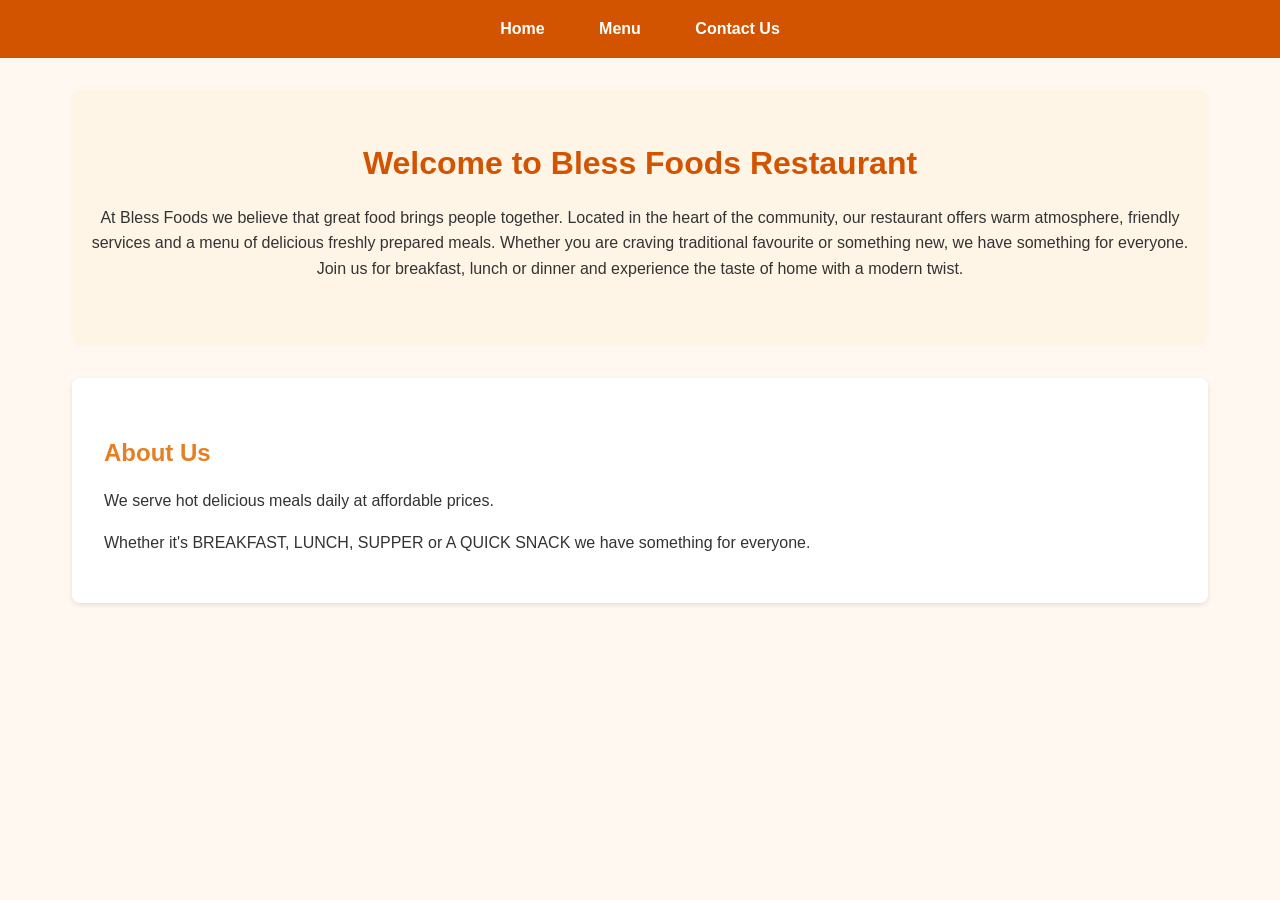
<file: index.html>
<!DOCTYPE html>
<html lang="en">
<head>
    <meta charset="UTF-8">
    <meta name="viewport" content="width=device-width, initial-scale=1.0">
    <title>BLESS FOODS - Home</title>
    <style>
        * {
            margin: 0;
            padding: 0;
            box-sizing: border-box;
        }
        body {
            font-family: Arial, sans-serif;
            line-height: 1.6;
            color: #333;
            background-color: #fff8f1;
        }
        .navbar {
            background-color: #d35400;
            padding: 1rem;
            text-align: center;
        }
        .navbar a {
            color: white;
            text-decoration: none;
            margin: 0 15px;
            font-weight: bold;
            padding: 5px 10px;
            border-radius: 4px;
            transition: background-color 0.3s;
        }
        .navbar a:hover {
            background-color: #a84300;
        }
        .container {
            max-width: 1200px;
            margin: 0 auto;
            padding: 2rem;
        }
        h1 {
            color: #d35400;
            margin-bottom: 1rem;
        }
        h2 {
            color: #e67e22;
            margin: 1.5rem 0 1rem;
        }
        p {
            margin-bottom: 1rem;
        }
        .hero {
            text-align: center;
            padding: 3rem 1rem;
            background-color: #fef5e7;
            border-radius: 8px;
            margin-bottom: 2rem;
        }
        .about-section {
            background-color: white;
            padding: 2rem;
            border-radius: 8px;
            box-shadow: 0 2px 5px rgba(0,0,0,0.1);
        }
    </style>
</head>
<body>
    <div class="navbar">
        <a href="index.html">Home</a>
        <a href="menu.html">Menu</a>
        <a href="contact.html">Contact Us</a>
    </div>
    
    <div class="container">
        <div class="hero">
            <h1>Welcome to Bless Foods Restaurant</h1>
            <p>At Bless Foods we believe that great food brings people together. Located in the heart of the community, our restaurant offers warm atmosphere, friendly services and a menu of delicious freshly prepared meals. Whether you are craving traditional favourite or something new, we have something for everyone. Join us for breakfast, lunch or dinner and experience the taste of home with a modern twist.</p>
        </div>
        
        <div class="about-section">
            <h2>About Us</h2>
            <p>We serve hot delicious meals daily at affordable prices.</p>
            <p>Whether it's BREAKFAST, LUNCH, SUPPER or A QUICK SNACK we have something for everyone.</p>
        </div>
    </div>
</body>
</html>
</file>
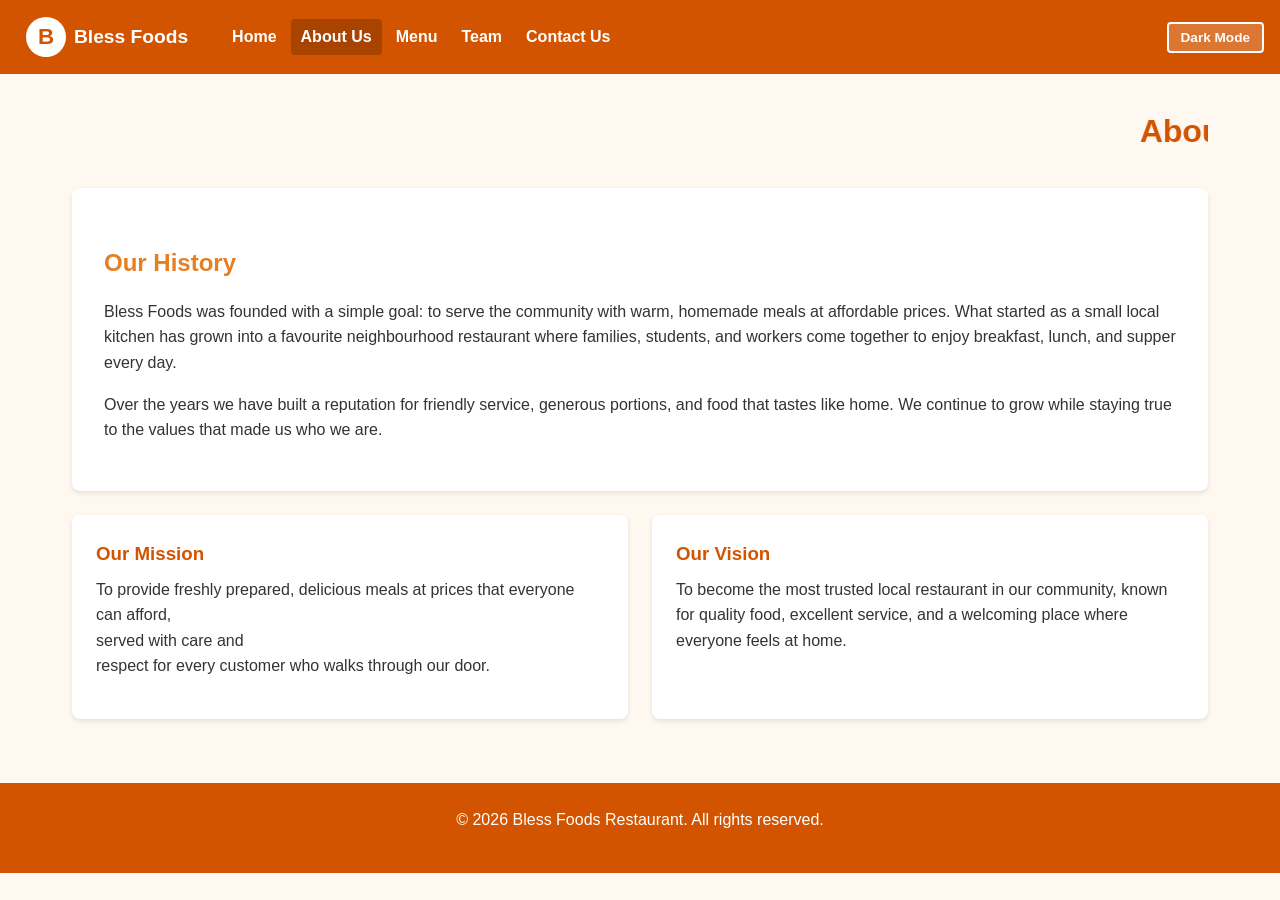
<file: about.html>
<!DOCTYPE html>
<html lang="en">
<head>
    <meta charset="UTF-8">
    <meta name="viewport" content="width=device-width, initial-scale=1.0">
    <title>BLESS FOODS -About Us</title>
    <link rel="stylesheet" href="styles.css">
</head>
<body>
    <nav class="navbar">
        <a href="index.html" class="logo">
            <span class="logo-icon">B</span>
            Bless Foods
        </a>
        <div class="nav-links">
            <a href="index.html">Home</a>
            <a href="about.html">About Us</a>
            <a href="menu.html">Menu</a>
            <a href="team.html">Team</a>
            <a href="contact.html">Contact Us</a>
        </div>
        <div class="nav-controls">
            <button type="button" id="darkModeToggle" class="btn-toggle" aria-label="Toggle dark mode">Dark Mode</button>
        </div>
    </nav>
    <div class="container">
        <h1 class="text-center fade-in"><marquee>About Bless Foods</marquee></h1>

        <div class="card fade-in">
            <h2><b >Our History</b></h2>
            <p>Bless Foods was founded with a simple goal: to serve the community with warm, homemade meals at affordable prices. What started as a small local kitchen has grown into a favourite neighbourhood restaurant where families, students, and workers come together to enjoy breakfast, lunch, and supper every day.</p>
            <p>Over the years we have built a reputation for friendly service, generous portions, and food that tastes like home. We continue to grow while staying true to the values that made us who we are.</p>
        </div>

        <div class="mission-grid">
            <div class="fade-in">
                <h3><b>Our Mission</b></h3>
                <p>To provide freshly prepared, delicious meals at prices that everyone can afford,<br> served with care and <br>respect for every customer who walks through our door.</p>
            </div>
            <div class="fade-in">
                <h3>Our Vision</h3>
                <p>To become the most trusted local restaurant in our community, known for quality food, excellent service, and a welcoming place where everyone feels at home.</p>
            </div>
        </div>
    </div>
    <footer>
        <p>&copy; 2026 Bless Foods Restaurant. All rights reserved.</p>
    </footer> <script src="main.js"></script>
</body>
</html>
</file>
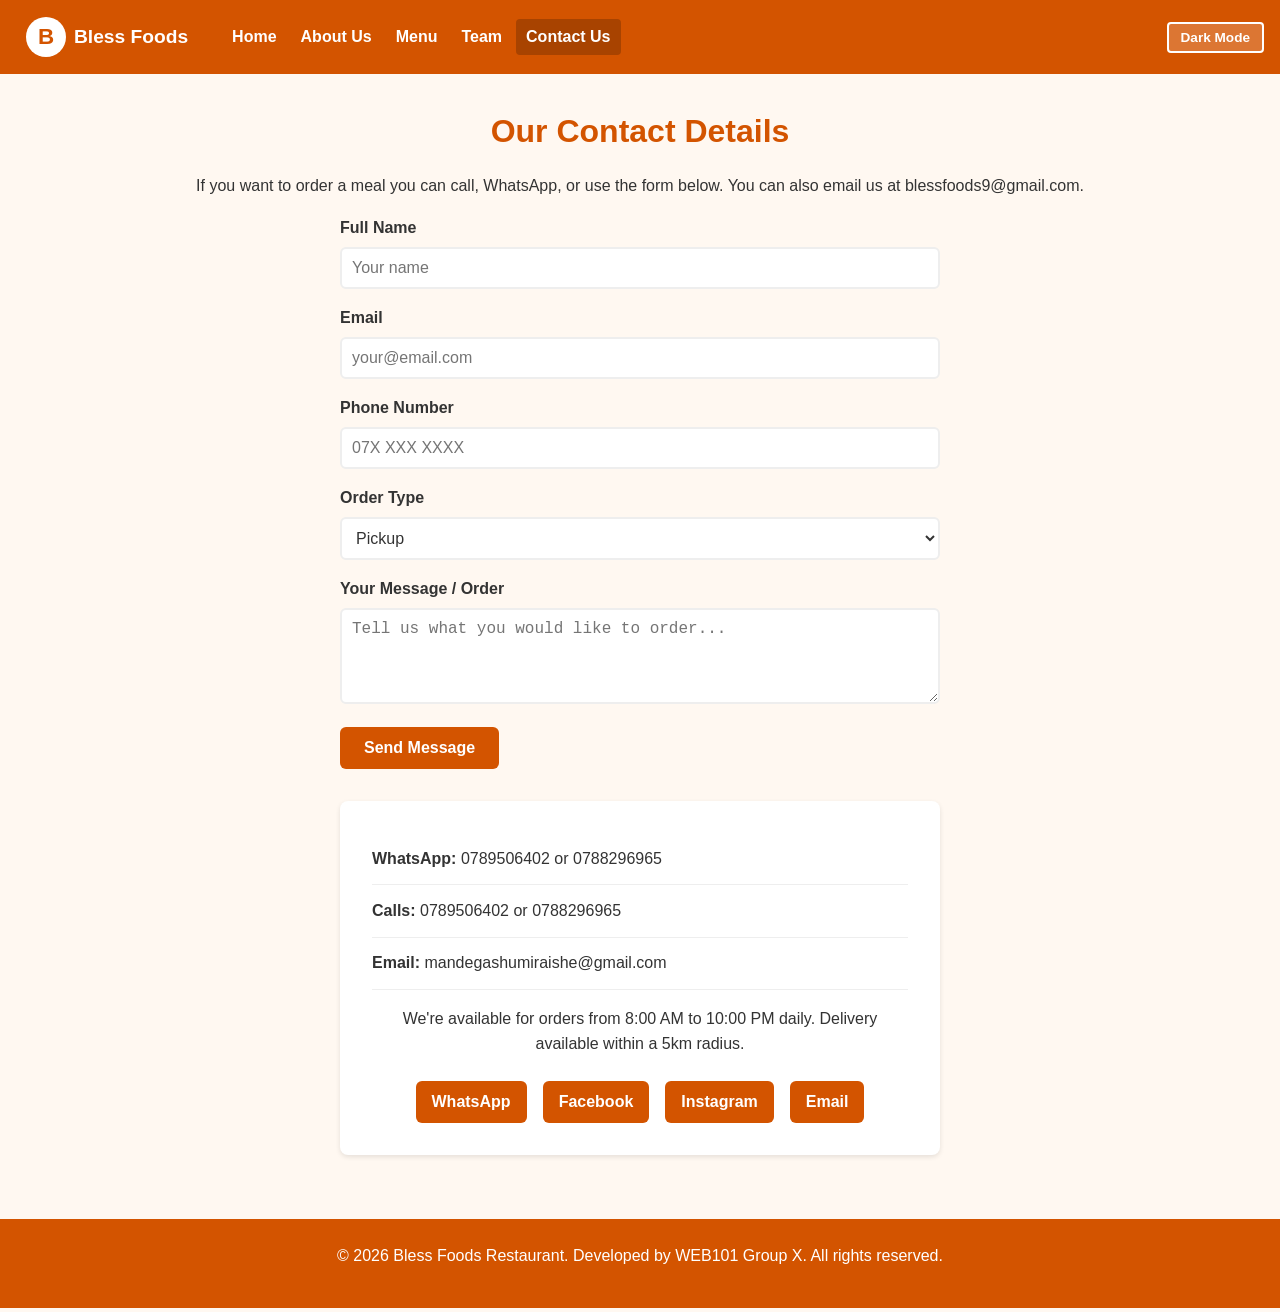
<file: contact.html>
<!DOCTYPE html>
<html lang="en">
<head>
    <meta charset="UTF-8">
    <meta name="viewport" content="width=device-width, initial-scale=1.0">
    <title>BLESS FOODS - Contact Us</title>
    <link rel="stylesheet" href="styles.css">
</head>
<body>
    <nav class="navbar">
        <a href="index.html" class="logo">
            <span class="logo-icon">B</span>
            Bless Foods
        </a>
        <div class="nav-links">
            <a href="index.html">Home</a>
            <a href="about.html">About Us</a>
            <a href="menu.html">Menu</a>
            <a href="team.html">Team</a>
            <a href="contact.html">Contact Us</a>
        </div>
        <div class="nav-controls">
            <button type="button" id="darkModeToggle" class="btn-toggle" aria-label="Toggle dark mode">Dark Mode</button>
        </div>
    </nav>

    <div class="container">
        <h1 class="text-center fade-in">Our Contact Details</h1>
        <p class="text-center fade-in">If you want to order a meal you can call, WhatsApp, or use the form below. You can also email us at blessfoods9@gmail.com.</p>

        <form id="contactForm" class="contact-form fade-in" novalidate>
            <div class="form-group">
                <label for="name">Full Name</label>
                <input type="text" id="name" name="name" placeholder="Your name">
                <span class="error-msg"></span>
            </div>
            <div class="form-group">
                <label for="email">Email</label>
                <input type="email" id="email" name="email" placeholder="your@email.com">
                <span class="error-msg"></span>
            </div>
            <div class="form-group">
                <label for="phone">Phone Number</label>
                <input type="tel" id="phone" name="phone" placeholder="07X XXX XXXX">
                <span class="error-msg"></span>
            </div>
            <div class="form-group">
                <label for="orderType">Order Type</label>
                <select id="orderType" name="orderType">
                    <option value="pickup">Pickup</option>
                    <option value="delivery">Delivery</option>
                </select>
            </div>
            <div class="form-group">
                <label for="message">Your Message / Order</label>
                <textarea id="message" name="message" rows="4" placeholder="Tell us what you would like to order..."></textarea>
                <span class="error-msg"></span>
            </div>
            <button type="submit" class="btn-submit">Send Message</button>
            <p id="formSuccess" class="form-success">Thank you! Your message has been received. We will contact you shortly.</p>
        </form>

        <div class="contact-info fade-in">
            <ul class="contact-list">
                <li><strong>WhatsApp:</strong> 0789506402 or 0788296965</li>
                <li><strong>Calls:</strong> 0789506402 or 0788296965</li>
                <li><strong>Email:</strong> mandegashumiraishe@gmail.com</li>
            </ul>
            <p class="text-center" style="margin-top:1rem;">We're available for orders from 8:00 AM to 10:00 PM daily. Delivery available within a 5km radius.</p>
            <div class="social-links">
                <a href="https://wa.me/263712909312" target="_blank" rel="noopener">WhatsApp</a>
                <a href="https://www.facebook.com/" target="_blank" rel="noopener">Facebook</a>
                <a href="https://www.instagram.com/" target="_blank" rel="noopener">Instagram</a>
                <a href="mailto:blessfoods9@gmail.com">Email</a>
            </div>
        </div>
    </div>

    <footer>
        <p>&copy; 2026 Bless Foods Restaurant. Developed by WEB101 Group X. All rights reserved.</p>
    </footer>
<script src="contact.js"></script>
    <script src="main.js"></script>
    
</body>
</html>
</file>
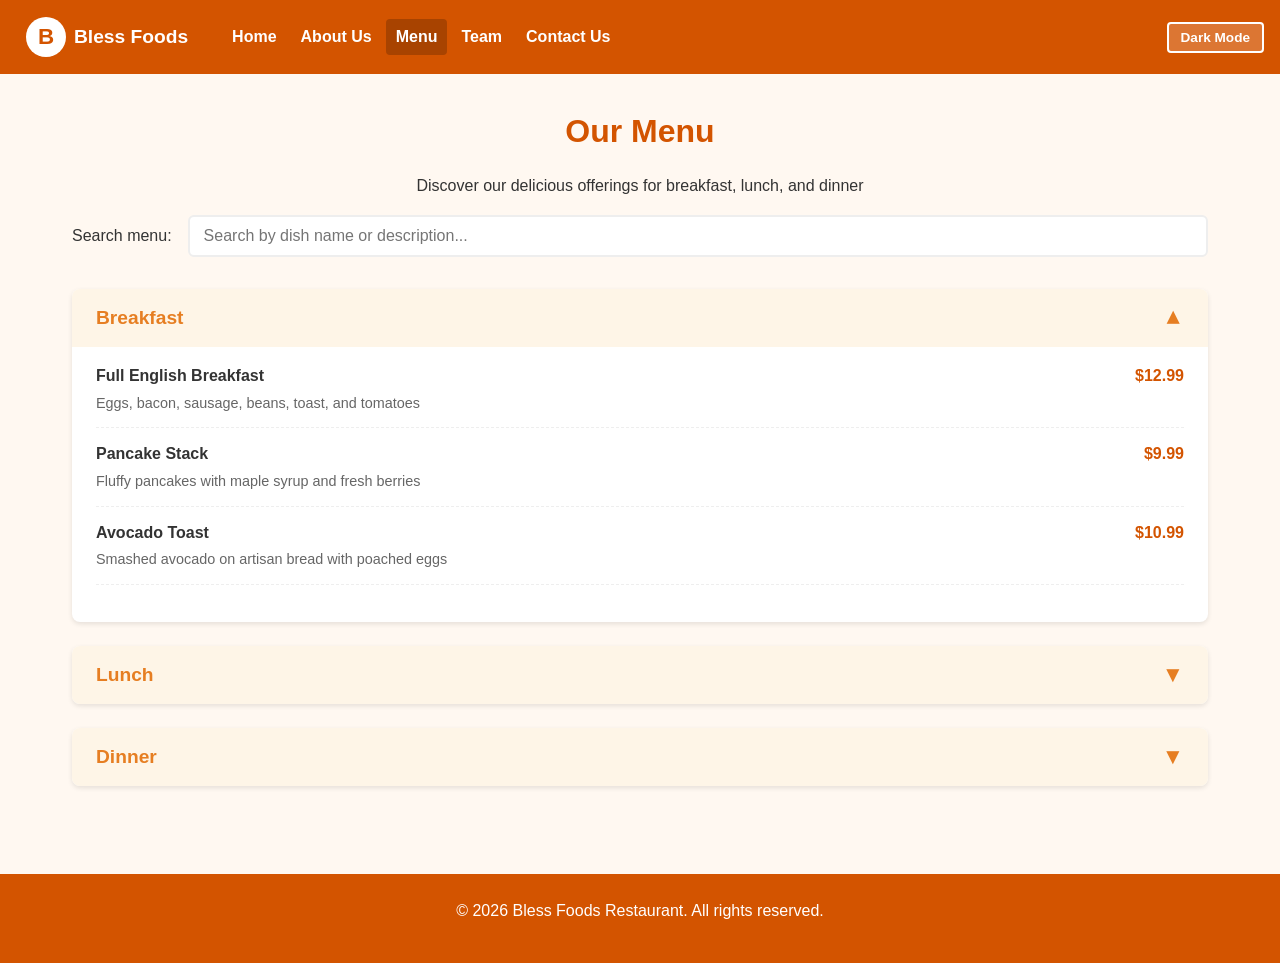
<file: menu.html>
<!DOCTYPE html>
<html lang="en">
<head>
    <meta charset="UTF-8">
    <meta name="viewport" content="width=device-width, initial-scale=1.0">
    <title>BLESS FOODS - Menu</title>
    <link rel="stylesheet" href="styles.css">
</head>
<body>
    <nav class="navbar">
        <a href="index.html" class="logo">
            <span class="logo-icon">B</span>
            Bless Foods
        </a>
        <div class="nav-links">
            <a href="index.html">Home</a>
            <a href="about.html">About Us</a>
            <a href="menu.html">Menu</a>
            <a href="team.html">Team</a>
            <a href="contact.html">Contact Us</a>
        </div>
        <div class="nav-controls">
            <button type="button" id="darkModeToggle" class="btn-toggle" aria-label="Toggle dark mode">Dark Mode</button>
        </div>
    </nav>

    <div class="container">
        <h1 class="text-center fade-in">Our Menu</h1>
        <p class="text-center fade-in">Discover our delicious offerings for breakfast, lunch, and dinner</p>

        <div class="menu-toolbar fade-in">
            <label for="menuSearch">Search menu:</label>
            <input type="search" id="menuSearch" placeholder="Search by dish name or description...">
        </div>

        <p id="noResults" class="no-results">No menu items match your search. Try a different keyword.</p>

        <div class="menu-category fade-in">
            <button type="button" class="accordion-header">
                Breakfast
                <span class="accordion-icon">&#9660;</span>
            </button>
            <div class="accordion-content">
                <div class="menu-item">
                    <div>
                        <div class="item-name">Full English Breakfast</div>
                        <div class="item-description">Eggs, bacon, sausage, beans, toast, and tomatoes</div>
                    </div>
                    <div class="item-price">$12.99</div>
                </div>
                <div class="menu-item">
                    <div>
                        <div class="item-name">Pancake Stack</div>
                        <div class="item-description">Fluffy pancakes with maple syrup and fresh berries</div>
                    </div>
                    <div class="item-price">$9.99</div>
                </div>
                <div class="menu-item">
                    <div>
                        <div class="item-name">Avocado Toast</div>
                        <div class="item-description">Smashed avocado on artisan bread with poached eggs</div>
                    </div>
                    <div class="item-price">$10.99</div>
                </div>
            </div>
        </div>

        <div class="menu-category fade-in">
            <button type="button" class="accordion-header">
                Lunch
                <span class="accordion-icon">&#9660;</span>
            </button>
            <div class="accordion-content">
                <div class="menu-item">
                    <div>
                        <div class="item-name">Grilled Chicken Salad</div>
                        <div class="item-description">Fresh greens with grilled chicken, cherry tomatoes, and balsamic dressing</div>
                    </div>
                    <div class="item-price">$14.99</div>
                </div>
                <div class="menu-item">
                    <div>
                        <div class="item-name">Beef Burger</div>
                        <div class="item-description">Juicy beef patty with cheese, lettuce, and special sauce</div>
                    </div>
                    <div class="item-price">$13.99</div>
                </div>
                <div class="menu-item">
                    <div>
                        <div class="item-name">Vegetable Wrap</div>
                        <div class="item-description">Fresh vegetables and hummus in a whole wheat wrap</div>
                    </div>
                    <div class="item-price">$10.99</div>
                </div>
            </div>
        </div>

        <div class="menu-category fade-in">
            <button type="button" class="accordion-header">
                Dinner
                <span class="accordion-icon">&#9660;</span>
            </button>
            <div class="accordion-content">
                <div class="menu-item">
                    <div>
                        <div class="item-name">Grilled Salmon</div>
                        <div class="item-description">Fresh salmon fillet with lemon butter sauce and seasonal vegetables</div>
                    </div>
                    <div class="item-price">$18.99</div>
                </div>
                <div class="menu-item">
                    <div>
                        <div class="item-name">Spaghetti Bolognese</div>
                        <div class="item-description">Classic pasta with rich meat sauce and parmesan cheese</div>
                    </div>
                    <div class="item-price">$15.99</div>
                </div>
                <div class="menu-item">
                    <div>
                        <div class="item-name">Vegetable Curry</div>
                        <div class="item-description">Mixed vegetables in a fragrant coconut curry sauce with rice</div>
                    </div>
                    <div class="item-price">$14.99</div>
                </div>
            </div>
        </div>
    </div>

    <footer>
        <p>&copy; 2026 Bless Foods Restaurant. All rights reserved.</p>
    </footer>

    <script src="main.js"></script>
    <script src="menu.js"></script>
</body>
</html>
</file>
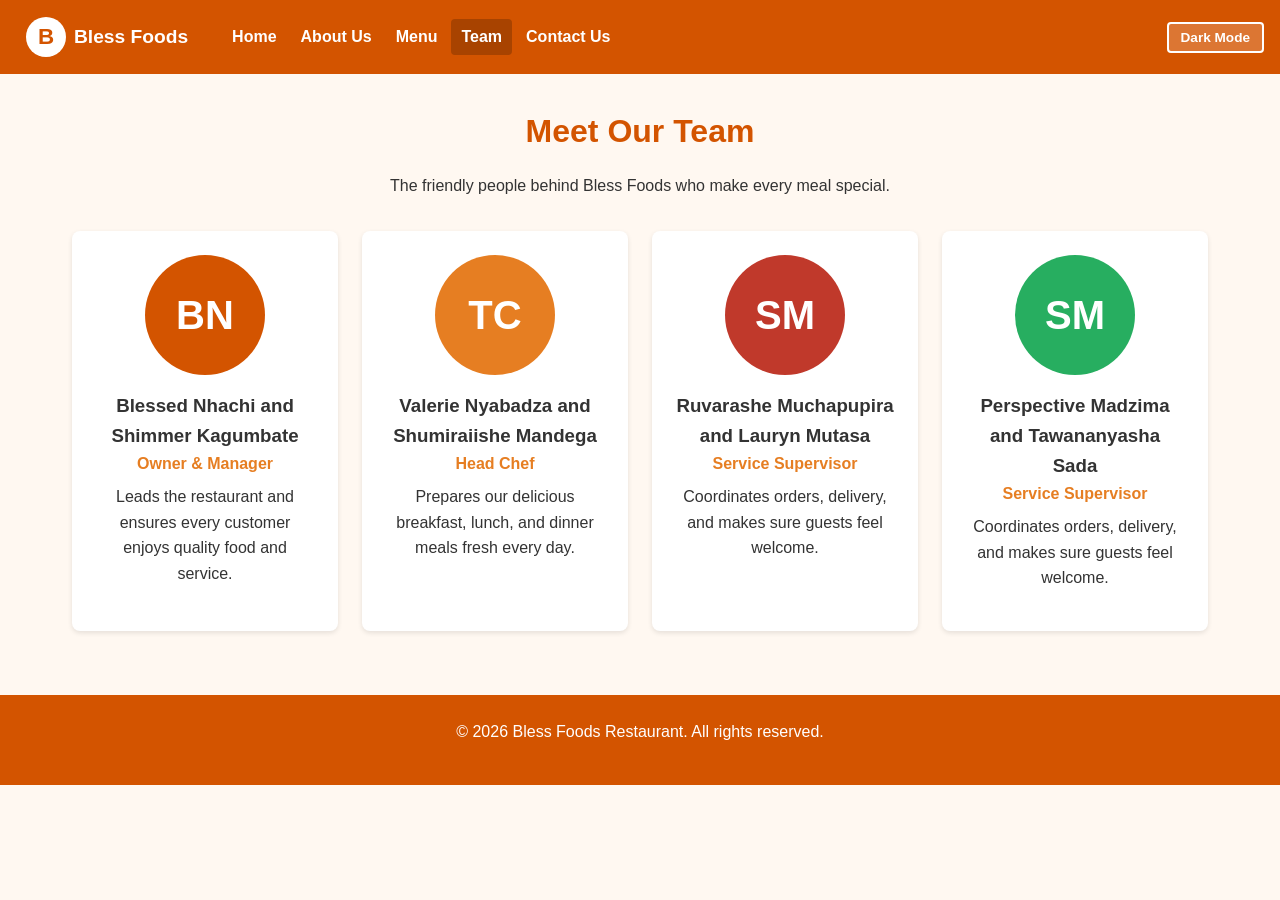
<file: team.html>
<!DOCTYPE html>
<html lang="en">
<head>
    <meta charset="UTF-8">
    <meta name="viewport" content="width=device-width, initial-scale=1.0">
    <title>BLESS FOODS - Team</title>
    <link rel="stylesheet" href="styles.css">
</head>
<body>
    <nav class="navbar">
        <a href="index.html" class="logo">
            <span class="logo-icon">B</span>
            Bless Foods
        </a>
        <div class="nav-links">
            <a href="index.html">Home</a>
            <a href="about.html">About Us</a>
            <a href="menu.html">Menu</a>
            <a href="team.html">Team</a>
            <a href="contact.html">Contact Us</a>
        </div>
        <div class="nav-controls">
            <button type="button" id="darkModeToggle" class="btn-toggle" aria-label="Toggle dark mode">Dark Mode</button>
        </div>
    </nav>

    <div class="container">
        <h1 class="text-center fade-in">Meet Our Team</h1>
        <p class="text-center fade-in">The friendly people behind Bless Foods who make every meal special.</p>

        <div class="team-grid">
            <div class="team-card fade-in">
                <div class="team-photo" aria-hidden="true">BN</div>
                <h3>Blessed Nhachi and Shimmer Kagumbate</h3>
                <p class="team-role">Owner &amp; Manager</p>
                <p>Leads the restaurant and ensures every customer enjoys quality food and service.</p>
            </div>
            <div class="team-card fade-in">
                <div class="team-photo" aria-hidden="true">TC</div>
                <h3>Valerie Nyabadza and Shumiraiishe Mandega</h3>
                <p class="team-role">Head Chef</p>
                <p>Prepares our delicious breakfast, lunch, and dinner meals fresh every day.</p>
            </div>
            <div class="team-card fade-in">
                <div class="team-photo" aria-hidden="true">SM</div>
                <h3>Ruvarashe Muchapupira and Lauryn Mutasa</h3>
                <p class="team-role">Service Supervisor</p>
                <p>Coordinates orders, delivery, and makes sure guests feel welcome.</p>
            </div>
            <div class="team-card fade-in">
                <div class="team-photo" aria-hidden="true">SM</div>
                <h3>Perspective Madzima and Tawananyasha Sada</h3>
                <p class="team-role">Service Supervisor</p>
                <p>Coordinates orders, delivery, and makes sure guests feel welcome.</p>
            </div>
        </div>
    </div>

    <footer>
        <p>&copy; 2026 Bless Foods Restaurant. All rights reserved.</p>
    </footer>

    <script src="main.js"></script>
</body>
</html>
</file>
<file: styles.css>
* {
    margin: 0;
    padding: 0;
    box-sizing: border-box;
}

:root {
    --primary: #d35400;
    --primary-dark: #a84300;
    --accent: #e67e22;
    --highlight: #f39c12;
    --bg: #fff8f1;
    --surface: #ffffff;
    --text: #333333;
    --text-muted: #666666;
    --border: #eeeeee;
    --hero-bg: #fef5e7;
    --shadow: rgba(0, 0, 0, 0.1);
}

body.dark-mode {
    --bg: #1a1a1a;
    --surface: #2d2d2d;
    --text: #f0f0f0;
    --text-muted: #b0b0b0;
    --border: #444444;
    --hero-bg: #252525;
    --shadow: rgba(0, 0, 0, 0.4);
}

body {
    font-family: Arial, sans-serif;
    line-height: 1.6;
    color: var(--text);
    background-color: var(--bg);
    transition: background-color 0.3s, color 0.3s;
}

.navbar {
    background-color: var(--primary);
    padding: 0.75rem 1rem;
    display: flex;
    flex-wrap: wrap;
    align-items: center;
    justify-content: center;
    gap: 0.5rem;
    position: sticky;
    top: 0;
    z-index: 100;
}

.logo {
    display: flex;
    align-items: center;
    gap: 0.5rem;
    color: white;
    text-decoration: none;
    font-weight: bold;
    font-size: 1.2rem;
    margin-right: 1rem;
}

.logo-icon {
    width: 40px;
    height: 40px;
    background: white;
    color: var(--primary);
    border-radius: 50%;
    display: flex;
    align-items: center;
    justify-content: center;
    font-size: 1.4rem;
}

.nav-links {
    display: flex;
    flex-wrap: wrap;
    justify-content: center;
    gap: 0.25rem;
}

.navbar a {
    color: white;
    text-decoration: none;
    font-weight: bold;
    padding: 5px 10px;
    border-radius: 4px;
    transition: background-color 0.3s;
}

.navbar a:hover,
.navbar a.active {
    background-color: var(--primary-dark);
}

.nav-controls {
    display: flex;
    align-items: center;
    gap: 0.5rem;
    margin-left: auto;
}

.btn-toggle {
    background: rgba(255, 255, 255, 0.2);
    border: 2px solid white;
    color: white;
    padding: 6px 12px;
    border-radius: 4px;
    cursor: pointer;
    font-weight: bold;
    font-size: 0.85rem;
    transition: background-color 0.3s;
}

.btn-toggle:hover {
    background: rgba(255, 255, 255, 0.35);
}

.container {
    max-width: 1200px;
    margin: 0 auto;
    padding: 2rem;
}

h1 {
    color: var(--primary);
    margin-bottom: 1rem;
}

h2 {
    color: var(--accent);
    margin: 1.5rem 0 1rem;
}

p {
    margin-bottom: 1rem;
}

.hero {
    text-align: center;
    padding: 2rem 1rem;
    background-color: var(--hero-bg);
    border-radius: 8px;
    margin-bottom: 2rem;
}

.about-section,
.card,
.menu-category,
.contact-info,
.team-card,
.mission-grid > div {
    background-color: var(--surface);
    padding: 2rem;
    border-radius: 8px;
    box-shadow: 0 2px 5px var(--shadow);
    transition: background-color 0.3s;
}

.carousel {
    position: relative;
    max-width: 900px;
    margin: 0 auto 2rem;
    overflow: hidden;
    border-radius: 8px;
    box-shadow: 0 4px 12px var(--shadow);
}

.carousel-inner {
    display: flex;
    transition: transform 0.5s ease-in-out;
}

.carousel-slide {
    min-width: 100%;
    height: 280px;
    display: flex;
    flex-direction: column;
    align-items: center;
    justify-content: center;
    text-align: center;
    padding: 2rem;
    color: white;
}

.carousel-slide:nth-child(1) { background: linear-gradient(135deg, #d35400, #e67e22); }
.carousel-slide:nth-child(2) { background: linear-gradient(135deg, #c0392b, #e74c3c); }
.carousel-slide:nth-child(3) { background: linear-gradient(135deg, #27ae60, #2ecc71); }

.carousel-slide h2 {
    color: white;
    font-size: 1.8rem;
    margin-bottom: 0.5rem;
}

.carousel-slide p {
    font-size: 1.1rem;
    max-width: 500px;
}

.carousel-btn {
    position: absolute;
    top: 50%;
    transform: translateY(-50%);
    background: rgba(0, 0, 0, 0.4);
    color: white;
    border: none;
    padding: 12px 16px;
    cursor: pointer;
    font-size: 1.2rem;
    border-radius: 4px;
    transition: background 0.3s;
}

.carousel-btn:hover {
    background: rgba(0, 0, 0, 0.6);
}

.carousel-btn.prev { left: 10px; }
.carousel-btn.next { right: 10px; }

.carousel-dots {
    display: flex;
    justify-content: center;
    gap: 8px;
    margin-top: 1rem;
}

.carousel-dot {
    width: 12px;
    height: 12px;
    border-radius: 50%;
    background: #ccc;
    border: none;
    cursor: pointer;
    transition: background 0.3s;
}

.carousel-dot.active {
    background: var(--primary);
}

.mission-grid {
    display: grid;
    grid-template-columns: repeat(auto-fit, minmax(250px, 1fr));
    gap: 1.5rem;
    margin-top: 1.5rem;
}

.mission-grid > div {
    padding: 1.5rem;
}

.mission-grid h3 {
    color: var(--primary);
    margin-bottom: 0.5rem;
}

.menu-toolbar {
    display: flex;
    flex-wrap: wrap;
    gap: 1rem;
    margin-bottom: 2rem;
    align-items: center;
}

.menu-toolbar input {
    flex: 1;
    min-width: 200px;
    padding: 10px 14px;
    border: 2px solid var(--border);
    border-radius: 6px;
    font-size: 1rem;
    background: var(--surface);
    color: var(--text);
}

.menu-category {
    padding: 0;
    margin-bottom: 1.5rem;
    overflow: hidden;
}

.accordion-header {
    width: 100%;
    display: flex;
    justify-content: space-between;
    align-items: center;
    padding: 1rem 1.5rem;
    background: var(--hero-bg);
    border: none;
    cursor: pointer;
    font-size: 1.2rem;
    font-weight: bold;
    color: var(--accent);
    text-align: left;
    transition: background 0.3s;
}

.accordion-header:hover {
    background: var(--border);
}

.accordion-icon {
    font-size: 1.4rem;
    transition: transform 0.3s;
}

.accordion-header.active .accordion-icon {
    transform: rotate(180deg);
}

.accordion-content {
    max-height: 0;
    overflow: hidden;
    transition: max-height 0.4s ease;
    padding: 0 1.5rem;
}

.accordion-content.open {
    padding: 1rem 1.5rem 1.5rem;
}

.menu-item {
    display: flex;
    justify-content: space-between;
    flex-wrap: wrap;
    margin-bottom: 0.8rem;
    padding-bottom: 0.8rem;
    border-bottom: 1px dashed var(--border);
}

.menu-item.hidden {
    display: none;
}

.item-name {
    font-weight: bold;
}

.item-price {
    color: var(--primary);
    font-weight: bold;
}

.item-description {
    font-size: 0.9rem;
    color: var(--text-muted);
    margin-top: 0.2rem;
    width: 100%;
}

.no-results {
    text-align: center;
    padding: 2rem;
    color: var(--text-muted);
    display: none;
}

.no-results.visible {
    display: block;
}

.contact-form {
    max-width: 600px;
    margin: 0 auto 2rem;
}

.form-group {
    margin-bottom: 1rem;
}

.form-group label {
    display: block;
    margin-bottom: 0.4rem;
    font-weight: bold;
}

.form-group input,
.form-group textarea,
.form-group select {
    width: 100%;
    padding: 10px;
    border: 2px solid var(--border);
    border-radius: 6px;
    font-size: 1rem;
    background: var(--surface);
    color: var(--text);
}

.form-group input.error,
.form-group textarea.error {
    border-color: #e74c3c;
}

.error-msg {
    color: #e74c3c;
    font-size: 0.85rem;
    margin-top: 0.25rem;
    display: none;
}

.error-msg.visible {
    display: block;
}

.btn-submit {
    background: var(--primary);
    color: white;
    border: none;
    padding: 12px 24px;
    font-size: 1rem;
    font-weight: bold;
    border-radius: 6px;
    cursor: pointer;
    transition: background 0.3s;
}

.btn-submit:hover {
    background: var(--primary-dark);
}

.form-success {
    display: none;
    background: #d5f5e3;
    color: #1e8449;
    padding: 1rem;
    border-radius: 6px;
    margin-top: 1rem;
    text-align: center;
}

body.dark-mode .form-success {
    background: #1e5631;
    color: #abebc6;
}

.form-success.visible {
    display: block;
}

.contact-info {
    max-width: 600px;
    margin: 0 auto;
}

.contact-list {
    list-style-type: none;
}

.contact-list li {
    padding: 0.8rem 0;
    border-bottom: 1px solid var(--border);
}

.social-links {
    display: flex;
    justify-content: center;
    gap: 1rem;
    margin-top: 1.5rem;
    flex-wrap: wrap;
}

.social-links a {
    display: inline-flex;
    align-items: center;
    gap: 0.4rem;
    padding: 8px 16px;
    background: var(--primary);
    color: white;
    text-decoration: none;
    border-radius: 6px;
    font-weight: bold;
    transition: background 0.3s;
}

.social-links a:hover {
    background: var(--primary-dark);
}

.team-grid {
    display: grid;
    grid-template-columns: repeat(auto-fit, minmax(220px, 1fr));
    gap: 1.5rem;
    margin-top: 2rem;
}

.team-card {
    text-align: center;
    padding: 1.5rem;
}

.team-photo {
    width: 120px;
    height: 120px;
    border-radius: 50%;
    margin: 0 auto 1rem;
    display: flex;
    align-items: center;
    justify-content: center;
    font-size: 2.5rem;
    color: white;
    font-weight: bold;
}

.team-card:nth-child(1) .team-photo { background: #d35400; }
.team-card:nth-child(2) .team-photo { background: #e67e22; }
.team-card:nth-child(3) .team-photo { background: #c0392b; }
.team-card:nth-child(4) .team-photo { background: #27ae60; }

.team-role {
    color: var(--accent);
    font-weight: bold;
    margin-bottom: 0.5rem;
}

.fade-in {
    opacity: 0;
    transform: translateY(20px);
    transition: opacity 0.6s ease, transform 0.6s ease;
}

.fade-in.visible {
    opacity: 1;
    transform: translateY(0);
}

footer {
    text-align: center;
    padding: 1.5rem;
    background: var(--primary);
    color: white;
    margin-top: 2rem;
}

footer a {
    color: white;
}

.text-center {
    text-align: center;
}

@media (max-width: 600px) {
    .nav-controls {
        margin-left: 0;
        width: 100%;
        justify-content: center;
    }

    .carousel-slide {
        height: 220px;
    }
}
</file>
